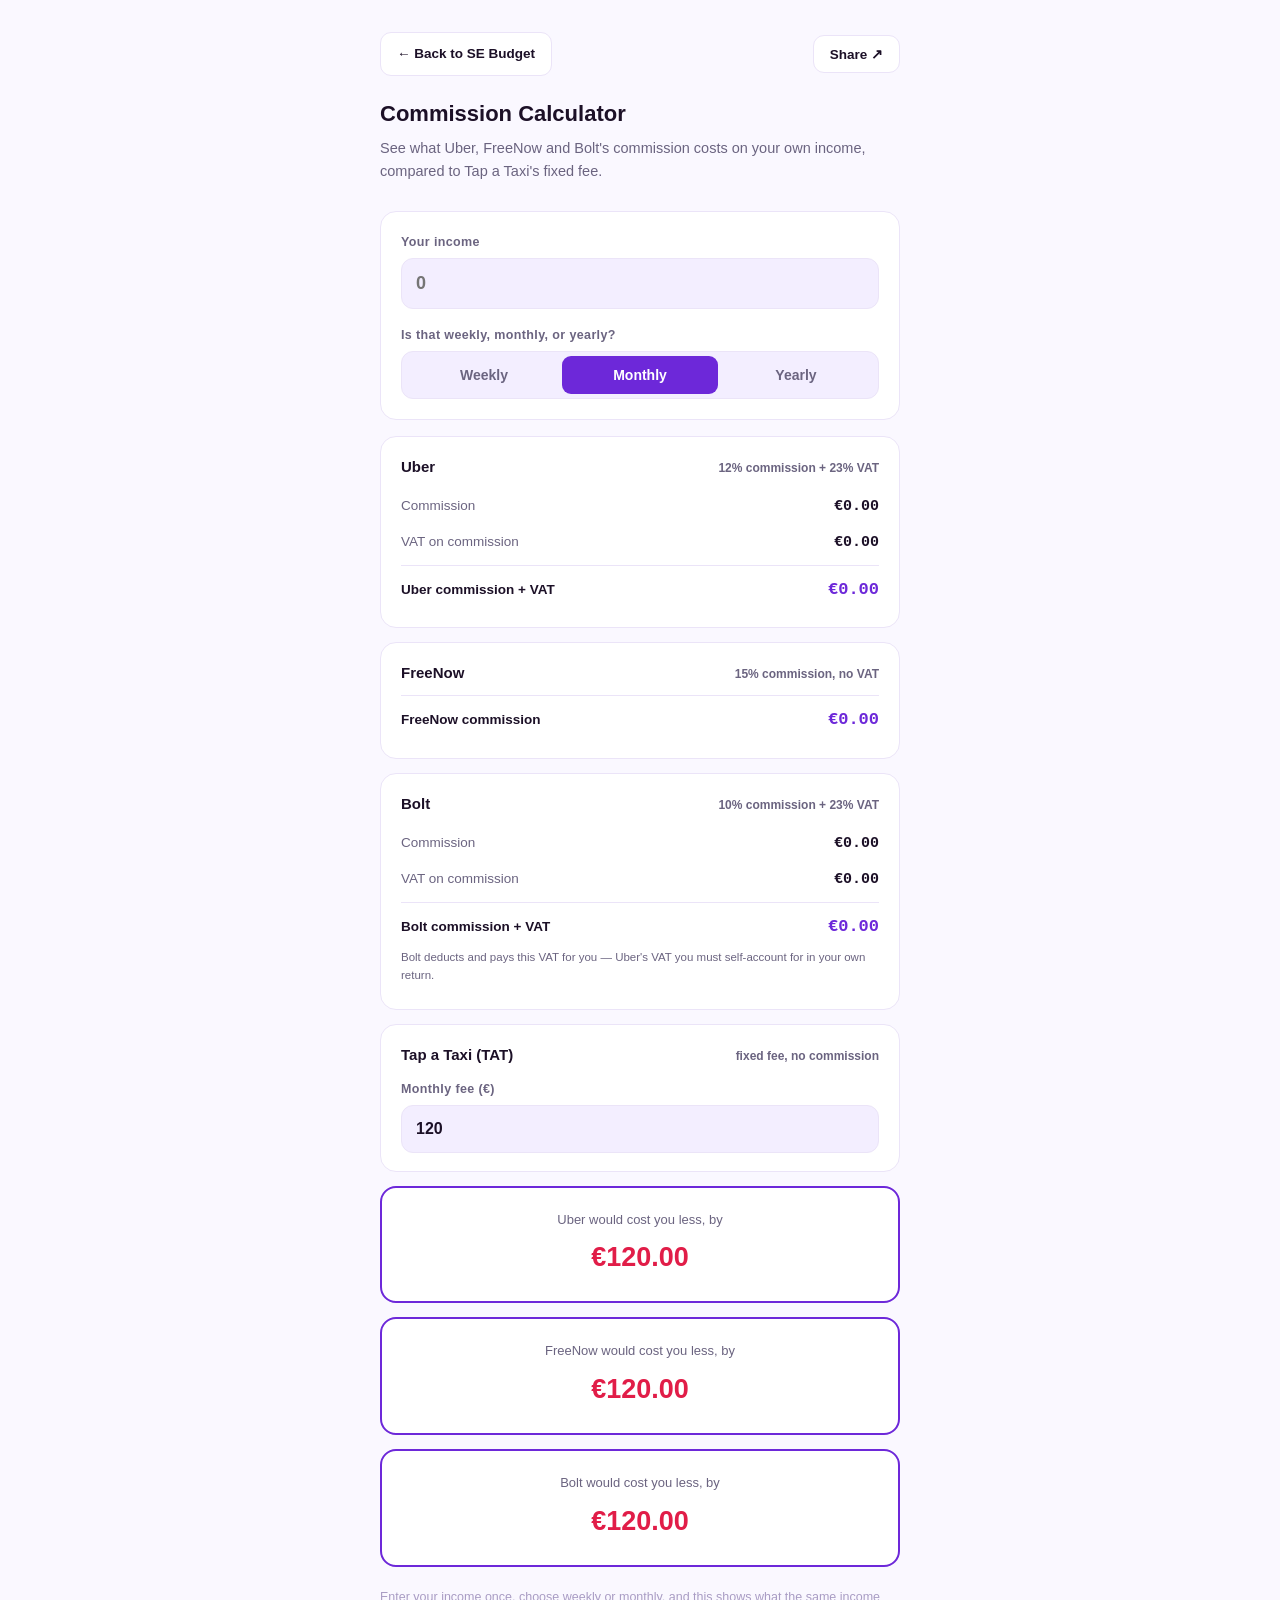
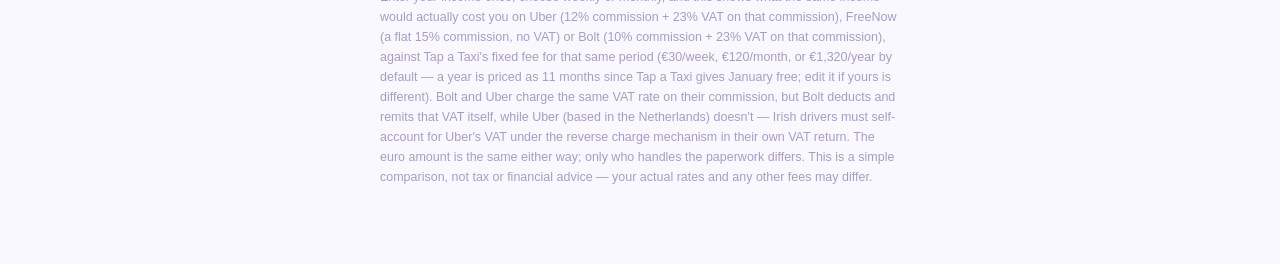
<file: commission-calculator/index.html>
<!DOCTYPE html>
<html lang="en">
<head>
<meta charset="UTF-8">
<meta name="viewport" content="width=device-width, initial-scale=1">
<title>Commission Calculator — Uber, FreeNow & Bolt vs Tap a Taxi</title>
<meta name="description" content="See what Uber, FreeNow and Bolt's commission costs on your own income, compared to Tap a Taxi's fixed fee.">
<meta name="robots" content="noindex, nofollow">
<meta property="og:type" content="website">
<meta property="og:site_name" content="SE Budget">
<meta property="og:url" content="https://sebudget.com/commission-calculator/">
<meta property="og:title" content="Commission Calculator — Uber, FreeNow & Bolt vs Tap a Taxi">
<meta property="og:description" content="See what Uber, FreeNow and Bolt's commission costs on your own income, compared to Tap a Taxi's fixed fee.">
<meta property="og:image" content="https://sebudget.com/og-image.png">
<meta property="og:image:width" content="1200">
<meta property="og:image:height" content="630">
<meta property="og:locale" content="en_IE">
<meta name="twitter:card" content="summary_large_image">
<meta name="twitter:title" content="Commission Calculator — Uber, FreeNow & Bolt vs Tap a Taxi">
<meta name="twitter:description" content="See what Uber, FreeNow and Bolt's commission costs compared to Tap a Taxi's fixed fee.">
<meta name="twitter:image" content="https://sebudget.com/og-image.png">
<style>
  :root{
    --bg:#121A2F; --surf:#1A2340; --surf2:#232E50; --line:#2A3559;
    --txt:#FFFFFF; --mut:#9AA6C4; --dim:#6E7A9C; --acc:#FFB020; --on-acc:#121A2F;
    --good:#4ADE80; --bad:#FB7185;
  }
  @media (prefers-color-scheme: light){
    :root{
      --bg:#FAF8FF; --surf:#FFFFFF; --surf2:#F3EEFF; --line:#EBE4F8;
      --txt:#1C1027; --mut:#6B6480; --dim:#A99CC4; --acc:#6D28D9; --on-acc:#FFFFFF;
      --good:#1A9B5C; --bad:#E11D48;
    }
  }
  *{box-sizing:border-box}
  body{
    margin:0; background:var(--bg); color:var(--txt);
    font-family:-apple-system,BlinkMacSystemFont,"Segoe UI",Roboto,sans-serif;
    line-height:1.6;
  }
  .wrap{max-width:560px; margin:0 auto; padding:32px 20px 64px}
  .topRow{display:flex; align-items:center; justify-content:space-between; gap:10px; margin-bottom:20px}
  .back,.shareBtn{display:inline-flex; align-items:center; gap:6px; padding:10px 16px;
    border-radius:11px; background:var(--surf); border:1px solid var(--line);
    color:var(--txt); text-decoration:none; font-size:13.5px; font-weight:700;
    font-family:inherit; cursor:pointer}
  .back:hover,.shareBtn:hover{border-color:var(--acc); color:var(--acc)}
  h1{font-size:22px; margin:0 0 6px}
  .sub{color:var(--mut); font-size:14.5px; margin:0 0 28px}
  .card{background:var(--surf); border:1px solid var(--line); border-radius:16px; padding:20px; margin-bottom:16px}
  .cardTitle{font-size:13px; font-weight:800; letter-spacing:.04em; text-transform:uppercase; color:var(--mut); margin:0 0 14px}
  .field{display:flex; flex-direction:column; gap:6px; margin-bottom:16px}
  .field:last-child{margin-bottom:0}
  label{font-size:12.5px; font-weight:700; color:var(--mut); letter-spacing:.03em}
  input{
    width:100%; background:var(--surf2); border:1px solid var(--line); color:var(--txt);
    font-size:18px; font-weight:700; padding:14px; border-radius:12px;
    font-family:inherit;
  }
  input:focus{outline:2px solid var(--acc); outline-offset:1px}

  .seg{display:flex; background:var(--surf2); border:1px solid var(--line); border-radius:12px; padding:4px}
  .seg button{
    flex:1; background:none; border:0; padding:11px 0; border-radius:9px;
    font-family:inherit; font-size:14px; font-weight:700; color:var(--mut); cursor:pointer;
  }
  .seg button[aria-pressed="true"]{background:var(--acc); color:var(--on-acc)}

  .platCard{background:var(--surf); border:1px solid var(--line); border-radius:16px; padding:18px 20px; margin-bottom:14px}
  .platHead{display:flex; justify-content:space-between; align-items:baseline; margin-bottom:10px}
  .platName{font-size:15px; font-weight:800}
  .platRate{font-size:12px; color:var(--mut); font-weight:600}
  .rrow{display:flex; justify-content:space-between; align-items:baseline; padding:6px 0}
  .rlab{font-size:13.5px; color:var(--mut)}
  .rval{font-family:ui-monospace,SFMono-Regular,Menlo,monospace; font-size:15px; font-weight:700}
  .rrow.cost{border-top:1px solid var(--line); margin-top:4px; padding-top:10px}
  .rrow.cost .rlab{color:var(--txt); font-weight:700}
  .rrow.cost .rval{color:var(--acc); font-size:17px}

  .tapperField{margin-top:12px}
  .tapperField label{display:flex; justify-content:space-between; align-items:center}
  .tapperField input{margin-top:6px; font-size:16px}

  .saveCard{background:var(--surf); border:2px solid var(--acc); border-radius:16px; padding:22px 20px; text-align:center; margin-bottom:14px}
  .saveLab{font-size:13px; color:var(--mut); margin:0 0 6px}
  .saveAmt{font-size:27px; font-weight:800; margin:0}
  .saveAmt.good{color:var(--good)}
  .saveAmt.bad{color:var(--bad)}

  .note{font-size:12.5px; color:var(--dim); line-height:1.6; margin-top:20px}
</style>
</head>
<body>
  <div class="wrap">
    <div class="topRow">
      <a class="back" href="/">&larr; Back to SE Budget</a>
      <button class="shareBtn" id="shareBtn" type="button">Share ↗</button>
    </div>
    <h1>Commission Calculator</h1>
    <p class="sub">See what Uber, FreeNow and Bolt's commission costs on your own income, compared to Tap a Taxi's fixed fee.</p>

    <div class="card">
      <div class="field">
        <label for="income">Your income</label>
        <input id="income" type="number" inputmode="decimal" min="0" step="0.01" placeholder="0">
      </div>
      <div class="field" style="margin-bottom:0">
        <label>Is that weekly, monthly, or yearly?</label>
        <div class="seg">
          <button type="button" id="freqWeekly" aria-pressed="false">Weekly</button>
          <button type="button" id="freqMonthly" aria-pressed="true">Monthly</button>
          <button type="button" id="freqYearly" aria-pressed="false">Yearly</button>
        </div>
      </div>
    </div>

    <div class="platCard">
      <div class="platHead">
        <span class="platName">Uber</span>
        <span class="platRate" id="uberRateLabel">12% commission + 23% VAT</span>
      </div>
      <div class="rrow"><span class="rlab">Commission</span><span class="rval" id="outUberCommission">€0.00</span></div>
      <div class="rrow"><span class="rlab">VAT on commission</span><span class="rval" id="outUberVat">€0.00</span></div>
      <div class="rrow cost"><span class="rlab">Uber commission + VAT</span><span class="rval" id="outUberTotal">€0.00</span></div>
    </div>

    <div class="platCard">
      <div class="platHead">
        <span class="platName">FreeNow</span>
        <span class="platRate" id="freenowRateLabel">15% commission, no VAT</span>
      </div>
      <div class="rrow cost"><span class="rlab">FreeNow commission</span><span class="rval" id="outFreenowTotal">€0.00</span></div>
    </div>

    <div class="platCard">
      <div class="platHead">
        <span class="platName">Bolt</span>
        <span class="platRate" id="boltRateLabel">10% commission + 23% VAT</span>
      </div>
      <div class="rrow"><span class="rlab">Commission</span><span class="rval" id="outBoltCommission">€0.00</span></div>
      <div class="rrow"><span class="rlab">VAT on commission</span><span class="rval" id="outBoltVat">€0.00</span></div>
      <div class="rrow cost"><span class="rlab">Bolt commission + VAT</span><span class="rval" id="outBoltTotal">€0.00</span></div>
      <div class="rrow" style="padding-top:2px"><span class="rlab" style="font-size:11.5px">Bolt deducts and pays this VAT for you — Uber's VAT you must self-account for in your own return.</span></div>
    </div>

    <div class="platCard">
      <div class="platHead">
        <span class="platName">Tap a Taxi (TAT)</span>
        <span class="platRate">fixed fee, no commission</span>
      </div>
      <div class="tapperField">
        <label for="tapperFee"><span id="tapperFeeLabel">Monthly fee (€)</span></label>
        <input id="tapperFee" type="number" inputmode="decimal" min="0" step="0.01" value="120">
      </div>
    </div>

    <div class="saveCard">
      <p class="saveLab" id="saveUberLab">You save with Tap a Taxi instead of Uber</p>
      <p class="saveAmt good" id="saveUberAmt">€0.00</p>
    </div>
    <div class="saveCard">
      <p class="saveLab" id="saveFreenowLab">You save with Tap a Taxi instead of FreeNow</p>
      <p class="saveAmt good" id="saveFreenowAmt">€0.00</p>
    </div>
    <div class="saveCard">
      <p class="saveLab" id="saveBoltLab">You save with Tap a Taxi instead of Bolt</p>
      <p class="saveAmt good" id="saveBoltAmt">€0.00</p>
    </div>

    <p class="note">
      Enter your income once, choose weekly or monthly, and this shows what the same income would actually cost you on
      Uber (12% commission + 23% VAT on that commission), FreeNow (a flat 15% commission, no VAT) or Bolt (10% commission
      + 23% VAT on that commission), against Tap a Taxi's fixed fee for that same period (€30/week, €120/month, or
      €1,320/year by default — a year is priced as 11 months since Tap a Taxi gives January free; edit it if yours is
      different). Bolt and Uber charge the same VAT rate on their commission, but Bolt deducts and remits that VAT
      itself, while Uber (based in the Netherlands) doesn't — Irish drivers must self-account for Uber's VAT under the
      reverse charge mechanism in their own VAT return. The euro amount is the same either way; only who handles the
      paperwork differs. This is a simple comparison, not tax or financial advice — your actual rates and any other
      fees may differ.
    </p>
  </div>

  <script>
    const $ = id => document.getElementById(id);
    const eur = n => '€' + n.toLocaleString('en-IE', { minimumFractionDigits: 2, maximumFractionDigits: 2 });
    const num = el => Math.max(0, parseFloat(el.value) || 0);

    const UBER_RATE = 12, FREENOW_RATE = 15, BOLT_RATE = 10, VAT_RATE = 23;
    const TAPPER_WEEKLY = 30, TAPPER_MONTHLY = 120;
    // Tap a Taxi gives January free, so a full year is 11 months' fee, not 12.
    const TAPPER_YEARLY = TAPPER_MONTHLY * 11;

    const FREQ_LABEL = { weekly: 'Weekly fee (€)', monthly: 'Monthly fee (€)', yearly: 'Yearly fee (€) — 11 months, Jan free' };
    const TAPPER_DEFAULT = { weekly: TAPPER_WEEKLY, monthly: TAPPER_MONTHLY, yearly: TAPPER_YEARLY };

    const shareBtn = $('shareBtn');
    const shareLabel = shareBtn.textContent;
    shareBtn.addEventListener('click', async () => {
      const data = { url: location.href };
      if (navigator.share) { try { await navigator.share(data); } catch (err) {} return; }
      try {
        await navigator.clipboard.writeText(location.href);
        shareBtn.textContent = 'Link copied!';
        setTimeout(() => shareBtn.textContent = shareLabel, 1800);
      } catch (err) { prompt('Copy this link:', location.href); }
    });

    let freq = 'monthly';
    let tapperTouched = false; // stop overwriting it once someone edits it by hand

    function setFreq(f) {
      freq = f;
      $('freqWeekly').setAttribute('aria-pressed', String(f === 'weekly'));
      $('freqMonthly').setAttribute('aria-pressed', String(f === 'monthly'));
      $('freqYearly').setAttribute('aria-pressed', String(f === 'yearly'));
      $('tapperFeeLabel').textContent = FREQ_LABEL[f];
      if (!tapperTouched) {
        $('tapperFee').value = TAPPER_DEFAULT[f];
      }
      recalc();
    }

    $('freqWeekly').onclick = () => setFreq('weekly');
    $('freqMonthly').onclick = () => setFreq('monthly');
    $('freqYearly').onclick = () => setFreq('yearly');
    $('tapperFee').addEventListener('input', () => { tapperTouched = true; recalc(); });
    $('income').addEventListener('input', recalc);

    function platformCost(income, rate, withVat) {
      const commission = income * (rate / 100);
      const vat = withVat ? commission * (VAT_RATE / 100) : 0;
      return { commission, vat, total: commission + vat };
    }

    const PLATFORM_LABEL = { saveUber: 'Uber', saveFreenow: 'FreeNow', saveBolt: 'Bolt' };

    function paintSaving(prefix, cost, tapperFee) {
      const diff = cost - tapperFee;
      const platform = PLATFORM_LABEL[prefix];
      if (diff >= 0) {
        $(prefix + 'Lab').textContent = 'You save with Tap a Taxi instead of ' + platform;
        $(prefix + 'Amt').textContent = eur(diff);
        $(prefix + 'Amt').className = 'saveAmt good';
      } else {
        $(prefix + 'Lab').textContent = platform + ' would cost you less, by';
        $(prefix + 'Amt').textContent = eur(-diff);
        $(prefix + 'Amt').className = 'saveAmt bad';
      }
    }

    function recalc() {
      const income = num($('income'));
      const tapperFee = num($('tapperFee'));

      const uber = platformCost(income, UBER_RATE, true);
      const freenow = platformCost(income, FREENOW_RATE, false);
      const bolt = platformCost(income, BOLT_RATE, true);

      $('outUberCommission').textContent = eur(uber.commission);
      $('outUberVat').textContent = eur(uber.vat);
      $('outUberTotal').textContent = eur(uber.total);

      $('outFreenowTotal').textContent = eur(freenow.total);

      $('outBoltCommission').textContent = eur(bolt.commission);
      $('outBoltVat').textContent = eur(bolt.vat);
      $('outBoltTotal').textContent = eur(bolt.total);

      paintSaving('saveUber', uber.total, tapperFee);
      paintSaving('saveFreenow', freenow.total, tapperFee);
      paintSaving('saveBolt', bolt.total, tapperFee);
    }

    recalc();
  </script>
  <script src="/visit.js"></script>
</body>
</html>
</file>
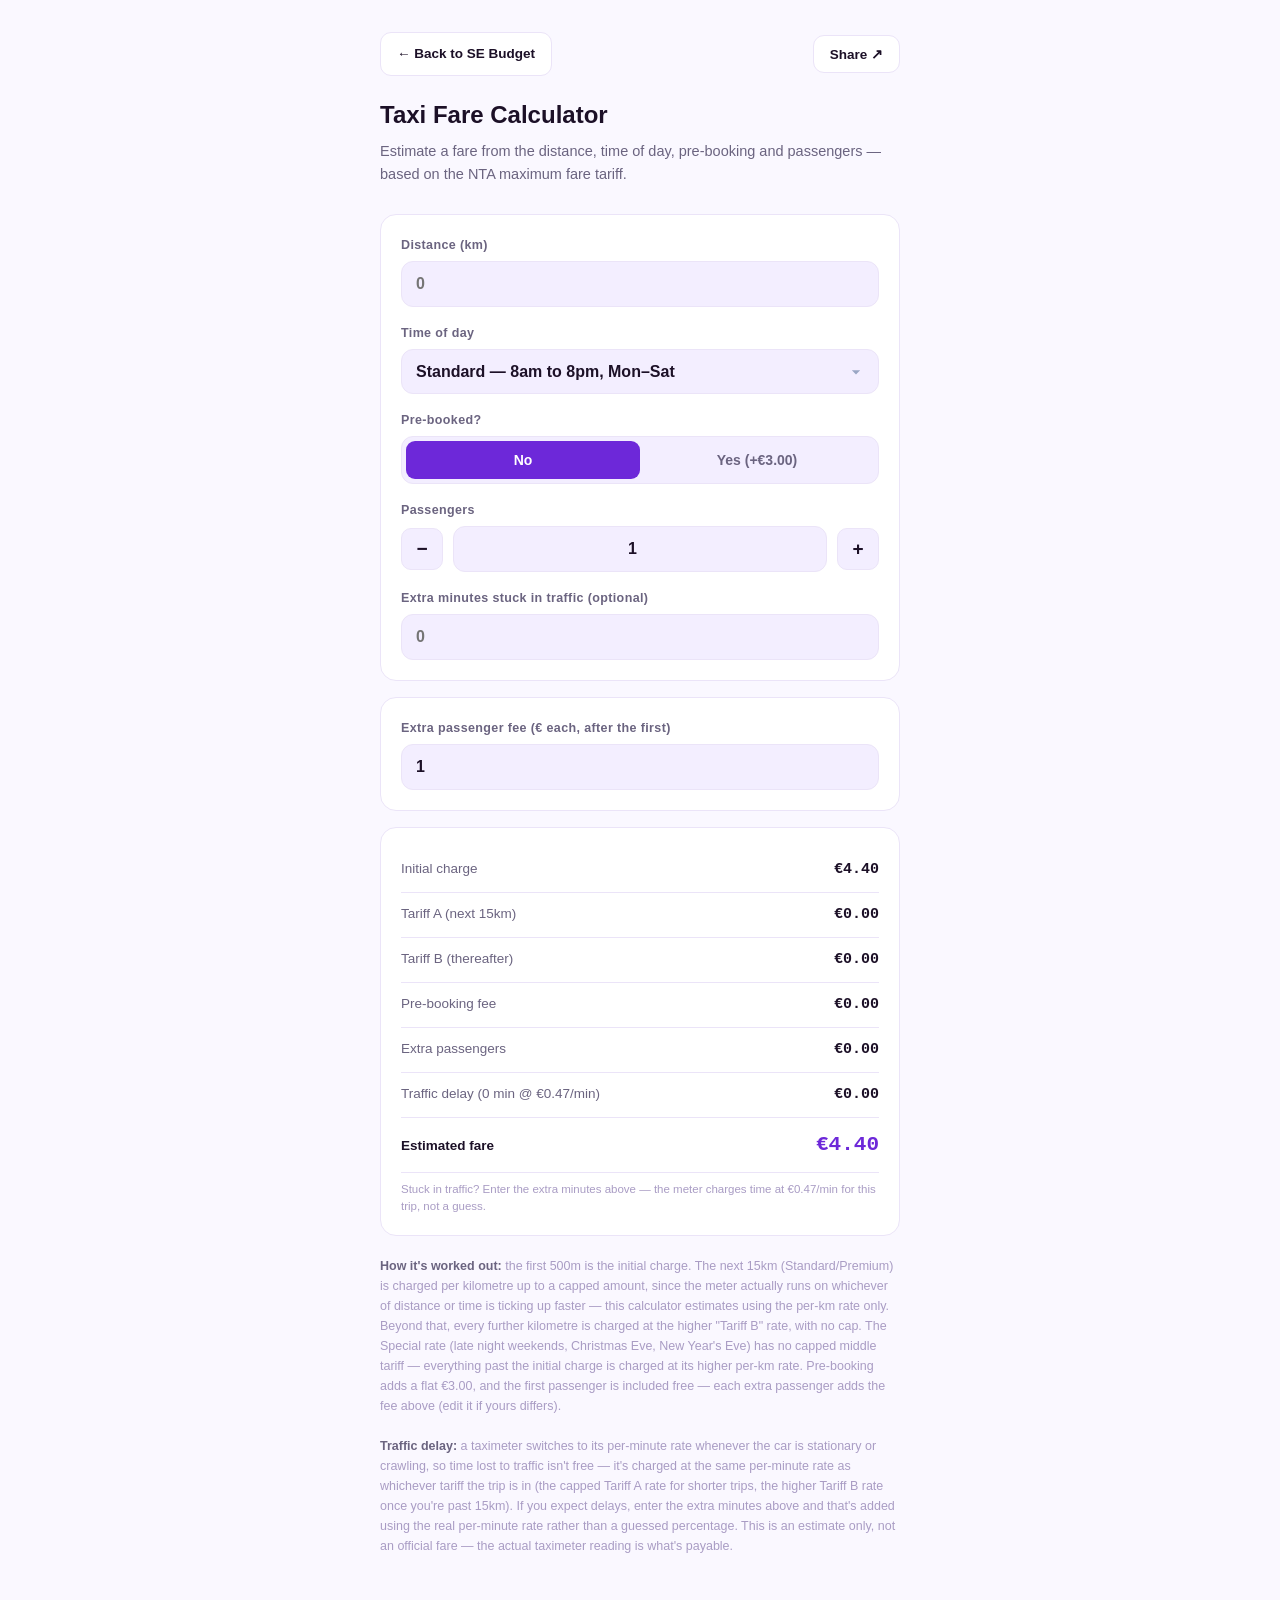
<file: fare-calculator/index.html>
<!DOCTYPE html>
<html lang="en">
<head>
<meta charset="UTF-8">
<meta name="viewport" content="width=device-width, initial-scale=1">
<title>Taxi Fare Calculator — SE Budget</title>
<meta name="description" content="Estimate a taxi fare from distance, time of day, pre-booking and passenger count, using the NTA maximum fare tariff.">
<meta name="robots" content="index, follow">
<link rel="canonical" href="https://sebudget.com/fare-calculator/">
<meta property="og:type" content="website">
<meta property="og:site_name" content="SE Budget">
<meta property="og:url" content="https://sebudget.com/fare-calculator/">
<meta property="og:title" content="Taxi Fare Calculator — SE Budget">
<meta property="og:description" content="Estimate a taxi fare from distance, time of day, pre-booking and passenger count, using the NTA maximum fare tariff.">
<meta property="og:image" content="https://sebudget.com/og-image.png">
<meta property="og:image:width" content="1200">
<meta property="og:image:height" content="630">
<meta property="og:locale" content="en_IE">
<meta name="twitter:card" content="summary_large_image">
<meta name="twitter:title" content="Taxi Fare Calculator — SE Budget">
<meta name="twitter:description" content="Estimate a taxi fare from distance, time of day, pre-booking and passenger count.">
<meta name="twitter:image" content="https://sebudget.com/og-image.png">
<style>
  :root{
    --bg:#121A2F; --surf:#1A2340; --surf2:#232E50; --line:#2A3559;
    --txt:#FFFFFF; --mut:#9AA6C4; --dim:#6E7A9C; --acc:#FFB020; --on-acc:#121A2F;
  }
  @media (prefers-color-scheme: light){
    :root{
      --bg:#FAF8FF; --surf:#FFFFFF; --surf2:#F3EEFF; --line:#EBE4F8;
      --txt:#1C1027; --mut:#6B6480; --dim:#A99CC4; --acc:#6D28D9; --on-acc:#FFFFFF;
    }
  }
  *{box-sizing:border-box}
  body{
    margin:0; background:var(--bg); color:var(--txt);
    font-family:-apple-system,BlinkMacSystemFont,"Segoe UI",Roboto,sans-serif;
    line-height:1.6;
  }
  .wrap{max-width:560px; margin:0 auto; padding:32px 20px 64px}
  .topRow{display:flex; align-items:center; justify-content:space-between; gap:10px; margin-bottom:20px}
  .back,.shareBtn{display:inline-flex; align-items:center; gap:6px; padding:10px 16px;
    border-radius:11px; background:var(--surf); border:1px solid var(--line);
    color:var(--txt); text-decoration:none; font-size:13.5px; font-weight:700;
    font-family:inherit; cursor:pointer}
  .back:hover,.shareBtn:hover{border-color:var(--acc); color:var(--acc)}
  h1{font-size:24px; margin:0 0 6px}
  .sub{color:var(--mut); font-size:14.5px; margin:0 0 28px}
  .card{background:var(--surf); border:1px solid var(--line); border-radius:16px; padding:20px; margin-bottom:16px}
  .cardTitle{font-size:13px; font-weight:800; letter-spacing:.04em; text-transform:uppercase; color:var(--mut); margin:0 0 14px}
  .field{display:flex; flex-direction:column; gap:6px; margin-bottom:16px}
  .field:last-child{margin-bottom:0}
  label{font-size:12.5px; font-weight:700; color:var(--mut); letter-spacing:.03em}
  select, input{
    width:100%; background:var(--surf2); border:1px solid var(--line); color:var(--txt);
    font-size:16px; font-weight:600; padding:13px 14px; border-radius:12px;
    font-family:inherit; appearance:none;
  }
  select{
    background-image:url("data:image/svg+xml;utf8,<svg xmlns='http://www.w3.org/2000/svg' viewBox='0 0 24 24' fill='%239AA6C4'><path d='M7 10l5 5 5-5z'/></svg>");
    background-repeat:no-repeat; background-position:right 12px center; background-size:20px; padding-right:38px;
  }
  input:focus, select:focus{outline:2px solid var(--acc); outline-offset:1px}

  .stepRow{display:flex; align-items:center; gap:10px}
  .stepBtn{flex:0 0 auto; width:42px; height:42px; border-radius:10px; border:1px solid var(--line);
    background:var(--surf2); color:var(--txt); font-size:19px; font-weight:800; cursor:pointer; font-family:inherit}
  .stepRow input{flex:1; text-align:center}

  .toggleRow{display:flex; background:var(--surf2); border:1px solid var(--line); border-radius:12px; padding:4px}
  .toggleRow button{
    flex:1; background:none; border:0; padding:11px 0; border-radius:9px;
    font-family:inherit; font-size:14px; font-weight:700; color:var(--mut); cursor:pointer;
  }
  .toggleRow button[aria-pressed="true"]{background:var(--acc); color:var(--on-acc)}

  .results{margin-top:0}
  .rrow{display:flex; justify-content:space-between; align-items:baseline; padding:10px 0; border-bottom:1px solid var(--line)}
  .rrow:last-child{border-bottom:0}
  .rlab{font-size:13.5px; color:var(--mut)}
  .rval{font-family:ui-monospace,SFMono-Regular,Menlo,monospace; font-size:15px; font-weight:700}
  .rrow.total .rlab{color:var(--txt); font-weight:700}
  .rrow.total .rval{color:var(--acc); font-size:21px}
  .trafficNote{font-size:11.5px; color:var(--dim); line-height:1.5; padding-top:8px}
  .trafficNote span{font-weight:700; color:var(--mut)}

  .note{font-size:12.5px; color:var(--dim); line-height:1.6; margin-top:20px}
  .note b{color:var(--mut)}
</style>
</head>
<body>
  <div class="wrap">
    <div class="topRow">
      <a class="back" href="/">&larr; Back to SE Budget</a>
      <button class="shareBtn" id="shareBtn" type="button">Share ↗</button>
    </div>
    <h1>Taxi Fare Calculator</h1>
    <p class="sub">Estimate a fare from the distance, time of day, pre-booking and passengers — based on the NTA maximum fare tariff.</p>

    <div class="card">
      <div class="field">
        <label for="distance">Distance (km)</label>
        <input id="distance" type="number" inputmode="decimal" min="0" step="0.1" placeholder="0">
      </div>

      <div class="field">
        <label>Time of day</label>
        <select id="tier">
          <option value="standard">Standard — 8am to 8pm, Mon–Sat</option>
          <option value="premium">Premium — 8pm to 8am Mon–Sat, all day Sunday, most public holidays</option>
          <option value="special">Special — midnight–4am Sat/Sun, Christmas Eve, New Year's Eve</option>
        </select>
      </div>

      <div class="field">
        <label>Pre-booked?</label>
        <div class="toggleRow">
          <button type="button" id="preNo" aria-pressed="true">No</button>
          <button type="button" id="preYes" aria-pressed="false">Yes (+€3.00)</button>
        </div>
      </div>

      <div class="field">
        <label>Passengers</label>
        <div class="stepRow">
          <button type="button" class="stepBtn" id="paxDown">−</button>
          <input id="passengers" type="number" inputmode="numeric" min="1" max="8" step="1" value="1" readonly>
          <button type="button" class="stepBtn" id="paxUp">+</button>
        </div>
      </div>

      <div class="field" style="margin-bottom:0">
        <label for="trafficMins">Extra minutes stuck in traffic (optional)</label>
        <input id="trafficMins" type="number" inputmode="numeric" min="0" step="1" placeholder="0">
      </div>
    </div>

    <div class="card">
      <div class="field" style="margin-bottom:0">
        <label for="extraPaxFee">Extra passenger fee (€ each, after the first)</label>
        <input id="extraPaxFee" type="number" inputmode="decimal" min="0" step="0.1" value="1">
      </div>
    </div>

    <div class="card results">
      <div class="rrow"><span class="rlab">Initial charge</span><span class="rval" id="outInitial">€0.00</span></div>
      <div class="rrow"><span class="rlab" id="tariffALab">Tariff A (next 15km)</span><span class="rval" id="outTariffA">€0.00</span></div>
      <div class="rrow"><span class="rlab" id="tariffBLab">Tariff B (thereafter)</span><span class="rval" id="outTariffB">€0.00</span></div>
      <div class="rrow"><span class="rlab">Pre-booking fee</span><span class="rval" id="outPrebook">€0.00</span></div>
      <div class="rrow"><span class="rlab">Extra passengers</span><span class="rval" id="outPax">€0.00</span></div>
      <div class="rrow" id="trafficRow" hidden><span class="rlab" id="trafficLab">Traffic delay</span><span class="rval" id="outTraffic">€0.00</span></div>
      <div class="rrow total"><span class="rlab">Estimated fare</span><span class="rval" id="outTotal">€0.00</span></div>
      <div class="trafficNote" id="trafficNote" hidden></div>
    </div>

    <p class="note">
      <b>How it's worked out:</b> the first 500m is the initial charge. The next 15km (Standard/Premium) is charged per
      kilometre up to a capped amount, since the meter actually runs on whichever of distance or time is ticking up
      faster — this calculator estimates using the per-km rate only. Beyond that, every further kilometre is charged
      at the higher "Tariff B" rate, with no cap. The Special rate (late night weekends, Christmas Eve, New Year's Eve)
      has no capped middle tariff — everything past the initial charge is charged at its higher per-km rate. Pre-booking
      adds a flat €3.00, and the first passenger is included free — each extra passenger adds the fee above (edit it if
      yours differs).
      <br><br>
      <b>Traffic delay:</b> a taximeter switches to its per-minute rate whenever the car is stationary or crawling, so
      time lost to traffic isn't free — it's charged at the same per-minute rate as whichever tariff the trip is in
      (the capped Tariff A rate for shorter trips, the higher Tariff B rate once you're past 15km). If you expect delays,
      enter the extra minutes above and that's added using the real per-minute rate rather than a guessed percentage.
      This is an estimate only, not an official fare — the actual taximeter reading is what's payable.
    </p>
  </div>

  <script>
    const $ = id => document.getElementById(id);
    const eur = n => '€' + n.toLocaleString('en-IE', { minimumFractionDigits: 2, maximumFractionDigits: 2 });
    const num = el => Math.max(0, parseFloat(el.value) || 0);

    const TIERS = {
      standard: { initial: 4.40, aRate: 1.32, aCap: 23.60, aPerMin: 0.47, bRate: 1.72, bPerMin: 0.61, hasA: true },
      premium:  { initial: 5.40, aRate: 1.81, aCap: 31.80, aPerMin: 0.64, bRate: 2.20, bPerMin: 0.78, hasA: true },
      special:  { initial: 5.40, aRate: 0,    aCap: 0,     aPerMin: 0,    bRate: 2.20, bPerMin: 0.78, hasA: false },
    };
    const INITIAL_KM = 0.5;
    const TARIFF_A_KM = 15;

    const shareBtn = $('shareBtn');
    const shareLabel = shareBtn.textContent;
    shareBtn.addEventListener('click', async () => {
      const data = { url: location.href };
      if (navigator.share) { try { await navigator.share(data); } catch (err) {} return; }
      try {
        await navigator.clipboard.writeText(location.href);
        shareBtn.textContent = 'Link copied!';
        setTimeout(() => shareBtn.textContent = shareLabel, 1800);
      } catch (err) { prompt('Copy this link:', location.href); }
    });

    let prebooked = false;
    let passengers = 1;

    $('preNo').onclick = () => { prebooked = false; $('preNo').setAttribute('aria-pressed', 'true'); $('preYes').setAttribute('aria-pressed', 'false'); recalc(); };
    $('preYes').onclick = () => { prebooked = true; $('preYes').setAttribute('aria-pressed', 'true'); $('preNo').setAttribute('aria-pressed', 'false'); recalc(); };

    $('paxDown').onclick = () => { passengers = Math.max(1, passengers - 1); $('passengers').value = passengers; recalc(); };
    $('paxUp').onclick = () => { passengers = Math.min(8, passengers + 1); $('passengers').value = passengers; recalc(); };

    $('distance').addEventListener('input', recalc);
    $('tier').addEventListener('change', recalc);
    $('extraPaxFee').addEventListener('input', recalc);
    $('trafficMins').addEventListener('input', recalc);

    function recalc() {
      const distance = num($('distance'));
      const T = TIERS[$('tier').value];
      const extraPaxFee = num($('extraPaxFee'));
      const trafficMins = num($('trafficMins'));

      $('tariffALab').textContent = T.hasA ? 'Tariff A (next 15km)' : 'Tariff A (none at this rate)';
      $('tariffBLab').textContent = T.hasA ? 'Tariff B (thereafter)' : 'Remainder of journey';

      const remaining = Math.max(0, distance - INITIAL_KM);
      let aCost = 0, bCost = 0;

      // Which band the trip is in decides which per-minute rate applies if it
      // gets held up: still inside the capped Tariff A stretch, or already
      // past it into the uncapped Tariff B rate.
      const inTariffA = T.hasA && remaining <= TARIFF_A_KM;
      const trafficPerMin = inTariffA ? T.aPerMin : T.bPerMin;

      if (T.hasA) {
        const aDist = Math.min(remaining, TARIFF_A_KM);
        aCost = Math.min(aDist * T.aRate, T.aCap);
        const bDist = Math.max(0, remaining - TARIFF_A_KM);
        bCost = bDist * T.bRate;
      } else {
        bCost = remaining * T.bRate;
      }

      const prebookCost = prebooked ? 3 : 0;
      const paxCost = Math.max(0, passengers - 1) * extraPaxFee;
      const trafficCost = trafficMins * trafficPerMin;
      const total = T.initial + aCost + bCost + prebookCost + paxCost + trafficCost;

      $('outInitial').textContent = eur(T.initial);
      $('outTariffA').textContent = eur(aCost);
      $('outTariffB').textContent = eur(bCost);
      $('outPrebook').textContent = eur(prebookCost);
      $('outPax').textContent = eur(paxCost);
      $('outTotal').textContent = eur(total);

      $('trafficRow').hidden = trafficMins <= 0;
      $('trafficLab').textContent = 'Traffic delay (' + trafficMins + ' min @ ' + eur(trafficPerMin) + '/min)';
      $('outTraffic').textContent = eur(trafficCost);

      $('trafficNote').hidden = trafficMins > 0;
      $('trafficNote').textContent = 'Stuck in traffic? Enter the extra minutes above — the meter charges time at '
        + eur(trafficPerMin) + '/min for this trip, not a guess.';
    }

    recalc();
  </script>
  <script src="/visit.js"></script>
</body>
</html>
</file>
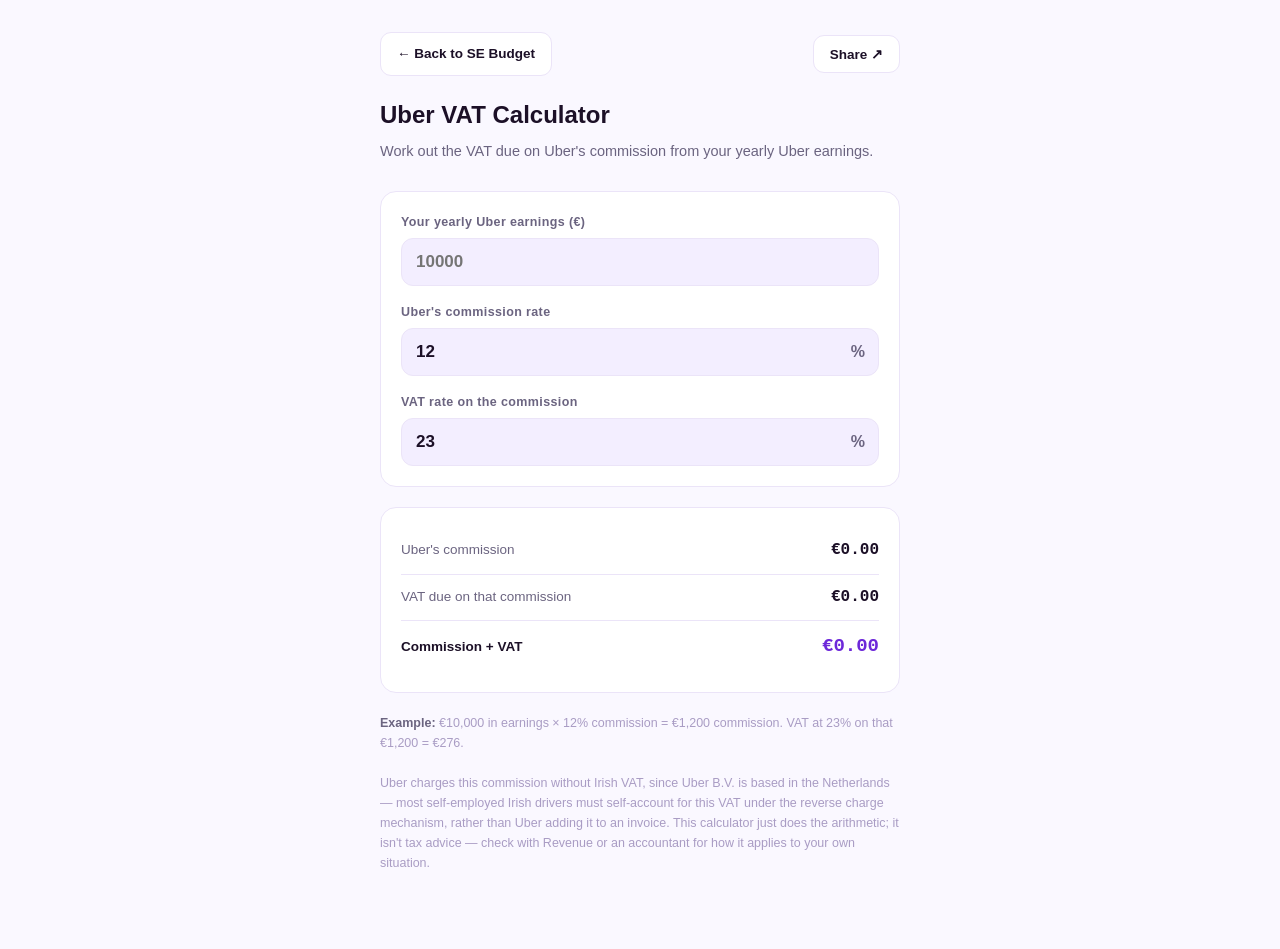
<file: ubervat/index.html>
<!DOCTYPE html>
<html lang="en">
<head>
<meta charset="UTF-8">
<meta name="viewport" content="width=device-width, initial-scale=1">
<title>Uber VAT Calculator — SE Budget</title>
<meta name="description" content="Work out the VAT due on Uber's commission from your yearly Uber earnings — a free calculator for Irish self-employed drivers.">
<meta name="robots" content="index, follow">
<link rel="canonical" href="https://sebudget.com/ubervat/">
<meta property="og:type" content="website">
<meta property="og:site_name" content="SE Budget">
<meta property="og:url" content="https://sebudget.com/ubervat/">
<meta property="og:title" content="Uber VAT Calculator — SE Budget">
<meta property="og:description" content="Work out the VAT due on Uber's commission from your yearly Uber earnings — a free calculator for Irish self-employed drivers.">
<meta property="og:image" content="https://sebudget.com/og-image.png">
<meta property="og:image:width" content="1200">
<meta property="og:image:height" content="630">
<meta property="og:locale" content="en_IE">
<meta name="twitter:card" content="summary_large_image">
<meta name="twitter:title" content="Uber VAT Calculator — SE Budget">
<meta name="twitter:description" content="Work out the VAT due on Uber's commission from your yearly earnings.">
<meta name="twitter:image" content="https://sebudget.com/og-image.png">
<style>
  :root{
    --bg:#121A2F; --surf:#1A2340; --surf2:#232E50; --line:#2A3559;
    --txt:#FFFFFF; --mut:#9AA6C4; --dim:#6E7A9C; --acc:#FFB020; --on-acc:#121A2F;
  }
  @media (prefers-color-scheme: light){
    :root{
      --bg:#FAF8FF; --surf:#FFFFFF; --surf2:#F3EEFF; --line:#EBE4F8;
      --txt:#1C1027; --mut:#6B6480; --dim:#A99CC4; --acc:#6D28D9; --on-acc:#FFFFFF;
    }
  }
  *{box-sizing:border-box}
  body{
    margin:0; background:var(--bg); color:var(--txt);
    font-family:-apple-system,BlinkMacSystemFont,"Segoe UI",Roboto,sans-serif;
    line-height:1.6;
  }
  .wrap{max-width:560px; margin:0 auto; padding:32px 20px 64px}
  .topRow{display:flex; align-items:center; justify-content:space-between; gap:10px; margin-bottom:20px}
  .back,.shareBtn{display:inline-flex; align-items:center; gap:6px; padding:10px 16px;
    border-radius:11px; background:var(--surf); border:1px solid var(--line);
    color:var(--txt); text-decoration:none; font-size:13.5px; font-weight:700;
    font-family:inherit; cursor:pointer}
  .back:hover,.shareBtn:hover{border-color:var(--acc); color:var(--acc)}
  h1{font-size:24px; margin:0 0 6px}
  .sub{color:var(--mut); font-size:14.5px; margin:0 0 28px}
  .card{background:var(--surf); border:1px solid var(--line); border-radius:16px; padding:20px; margin-bottom:16px}
  .field{display:flex; flex-direction:column; gap:6px; margin-bottom:16px}
  .field:last-child{margin-bottom:0}
  label{font-size:12.5px; font-weight:700; color:var(--mut); letter-spacing:.03em}
  .inputRow{position:relative}
  input{
    width:100%; background:var(--surf2); border:1px solid var(--line); color:var(--txt);
    font-size:17px; font-weight:600; padding:13px 14px; border-radius:12px;
    font-family:inherit;
  }
  input:focus{outline:2px solid var(--acc); outline-offset:1px}
  .pct input{padding-right:34px}
  .pctSign{position:absolute; right:14px; top:50%; transform:translateY(-50%); color:var(--mut); font-weight:700; pointer-events:none}

  .results{margin-top:20px}
  .rrow{display:flex; justify-content:space-between; align-items:baseline; padding:10px 0; border-bottom:1px solid var(--line)}
  .rrow:last-child{border-bottom:0}
  .rlab{font-size:13.5px; color:var(--mut)}
  .rval{font-family:ui-monospace,SFMono-Regular,Menlo,monospace; font-size:16px; font-weight:700}
  .rrow.total .rlab{color:var(--txt); font-weight:700}
  .rrow.total .rval{color:var(--acc); font-size:19px}

  .note{font-size:12.5px; color:var(--dim); line-height:1.6; margin-top:20px}
  .note b{color:var(--mut)}
</style>
</head>
<body>
  <div class="wrap">
    <div class="topRow">
      <a class="back" href="/">&larr; Back to SE Budget</a>
      <button class="shareBtn" id="shareBtn" type="button">Share ↗</button>
    </div>
    <h1>Uber VAT Calculator</h1>
    <p class="sub">Work out the VAT due on Uber's commission from your yearly Uber earnings.</p>

    <div class="card">
      <div class="field">
        <label for="earnings">Your yearly Uber earnings (€)</label>
        <div class="inputRow">
          <input id="earnings" type="number" inputmode="decimal" min="0" step="0.01" placeholder="10000">
        </div>
      </div>
      <div class="field">
        <label for="commission">Uber's commission rate</label>
        <div class="inputRow pct">
          <input id="commission" type="number" inputmode="decimal" min="0" max="100" step="0.1" value="12">
          <span class="pctSign">%</span>
        </div>
      </div>
      <div class="field">
        <label for="vatRate">VAT rate on the commission</label>
        <div class="inputRow pct">
          <input id="vatRate" type="number" inputmode="decimal" min="0" max="100" step="0.1" value="23">
          <span class="pctSign">%</span>
        </div>
      </div>
    </div>

    <div class="card results">
      <div class="rrow">
        <span class="rlab">Uber's commission</span>
        <span class="rval" id="outCommission">€0.00</span>
      </div>
      <div class="rrow">
        <span class="rlab">VAT due on that commission</span>
        <span class="rval" id="outVat">€0.00</span>
      </div>
      <div class="rrow total">
        <span class="rlab">Commission + VAT</span>
        <span class="rval" id="outTotal">€0.00</span>
      </div>
    </div>

    <p class="note">
      <b>Example:</b> €10,000 in earnings × 12% commission = €1,200 commission. VAT at 23% on that €1,200 = €276.
      <br><br>
      Uber charges this commission without Irish VAT, since Uber B.V. is based in the Netherlands —
      most self-employed Irish drivers must self-account for this VAT under the reverse charge mechanism,
      rather than Uber adding it to an invoice. This calculator just does the arithmetic; it isn't tax advice —
      check with Revenue or an accountant for how it applies to your own situation.
    </p>
  </div>

  <script>
    const earnings = document.getElementById('earnings');
    const commission = document.getElementById('commission');
    const vatRate = document.getElementById('vatRate');
    const outCommission = document.getElementById('outCommission');
    const outVat = document.getElementById('outVat');
    const outTotal = document.getElementById('outTotal');

    const eur = n => '€' + n.toLocaleString('en-IE', { minimumFractionDigits: 2, maximumFractionDigits: 2 });

    const shareBtn = document.getElementById('shareBtn');
    const shareLabel = shareBtn.textContent;
    shareBtn.addEventListener('click', async () => {
      const data = { url: location.href };
      if (navigator.share) { try { await navigator.share(data); } catch (err) {} return; }
      try {
        await navigator.clipboard.writeText(location.href);
        shareBtn.textContent = 'Link copied!';
        setTimeout(() => shareBtn.textContent = shareLabel, 1800);
      } catch (err) { prompt('Copy this link:', location.href); }
    });

    function recalc() {
      const e = Math.max(0, parseFloat(earnings.value) || 0);
      const c = Math.max(0, parseFloat(commission.value) || 0);
      const v = Math.max(0, parseFloat(vatRate.value) || 0);

      const commissionAmt = e * (c / 100);
      const vatAmt = commissionAmt * (v / 100);

      outCommission.textContent = eur(commissionAmt);
      outVat.textContent = eur(vatAmt);
      outTotal.textContent = eur(commissionAmt + vatAmt);
    }

    [earnings, commission, vatRate].forEach(el => el.addEventListener('input', recalc));
    recalc();
  </script>
  <script src="/visit.js"></script>
</body>
</html>
</file>
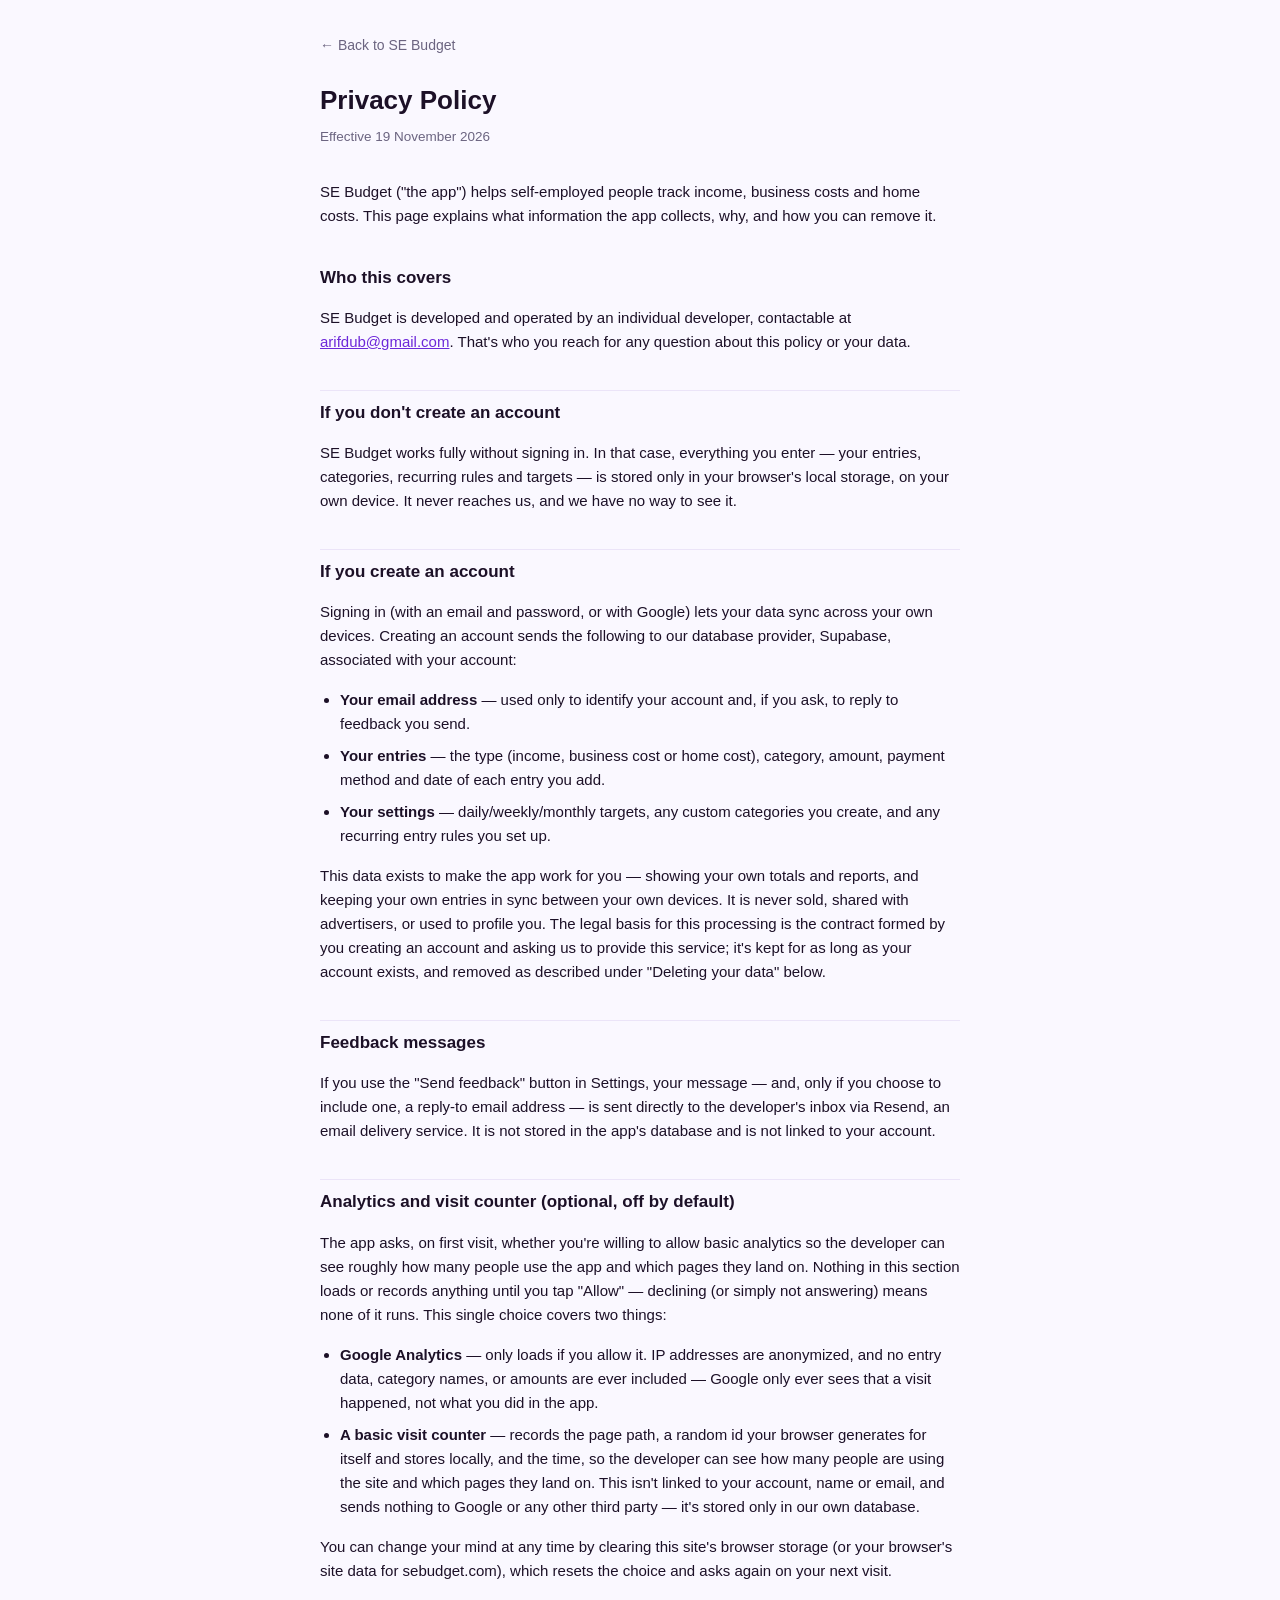
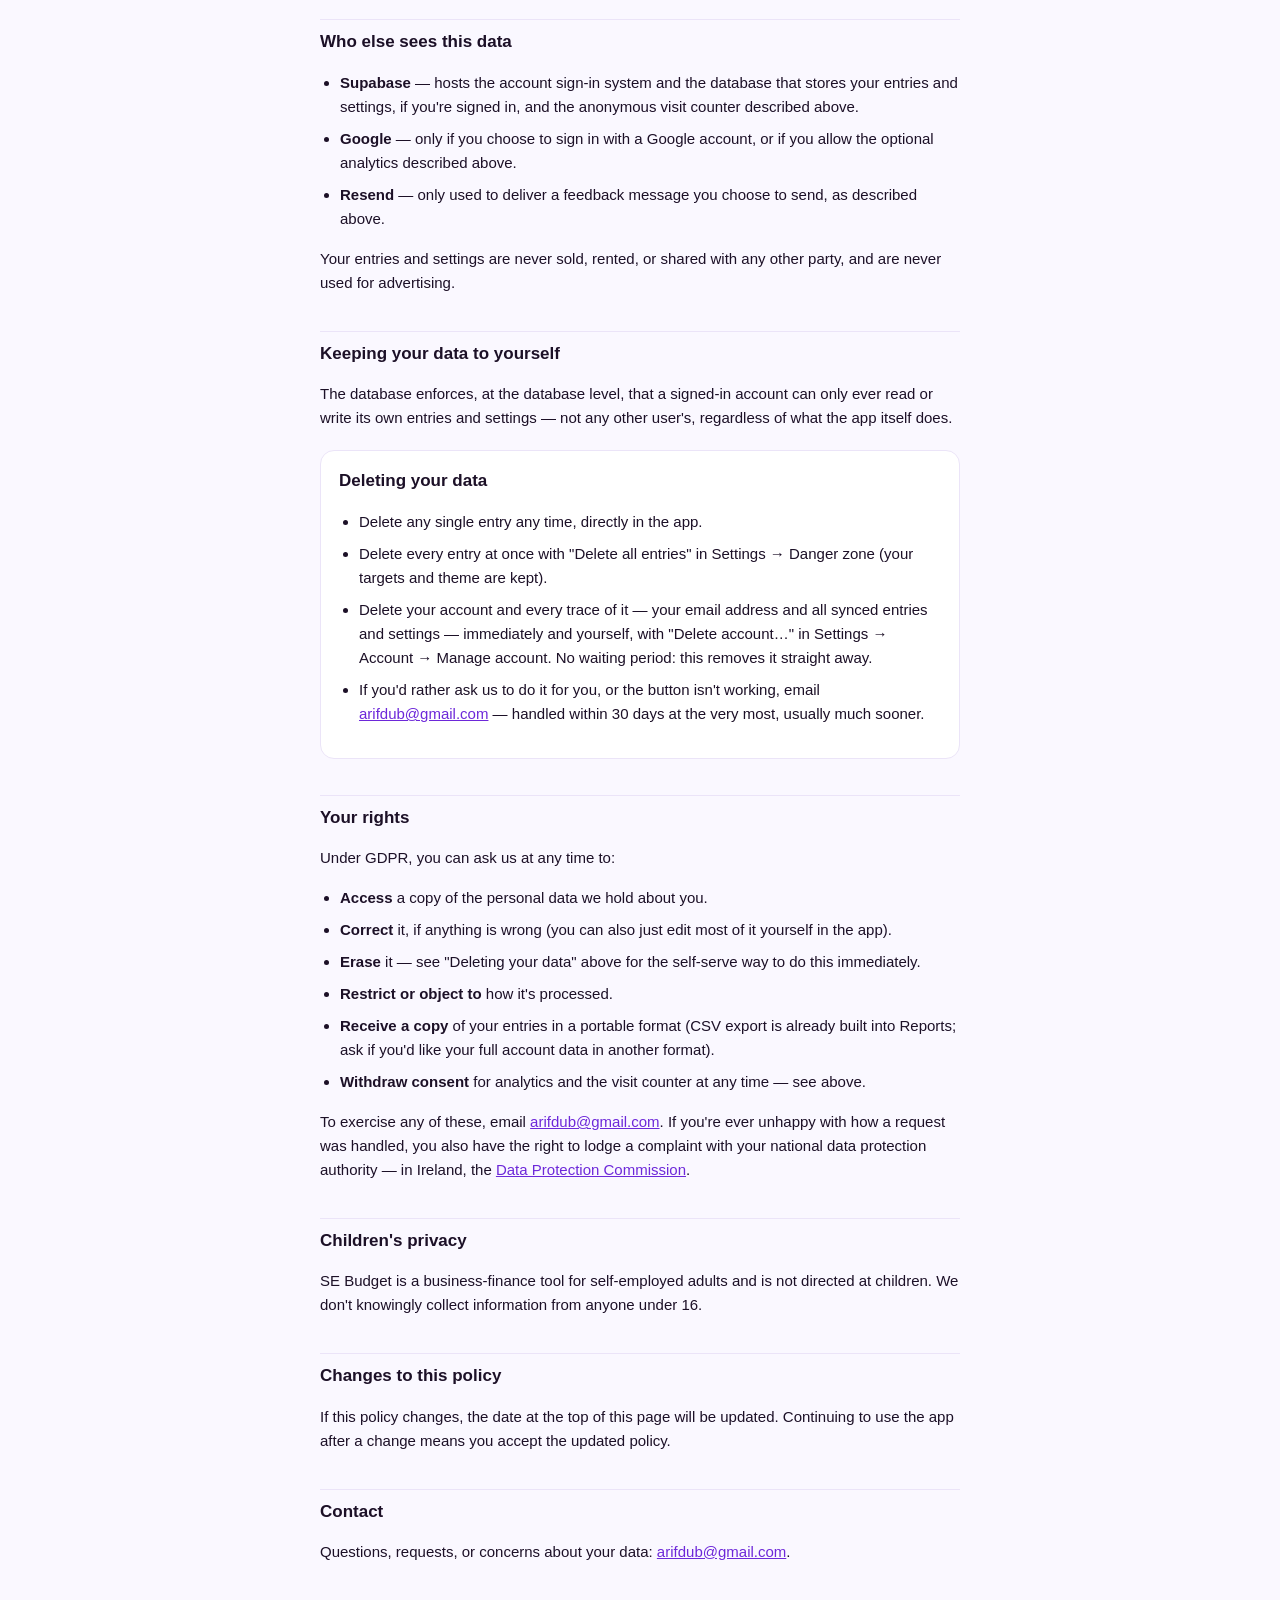
<file: privacy.html>
<!DOCTYPE html>
<html lang="en">
<head>
<meta charset="UTF-8">
<meta name="viewport" content="width=device-width, initial-scale=1">
<title>Privacy Policy — SE Budget</title>
<meta name="description" content="Privacy policy for SE Budget — what information is collected, how it's used, and how to delete it.">
<meta name="robots" content="index, follow">
<style>
  :root{
    --bg:#121A2F; --surf:#1A2340; --line:#2A3559;
    --txt:#FFFFFF; --mut:#9AA6C4; --acc:#FFB020;
  }
  @media (prefers-color-scheme: light){
    :root{
      --bg:#FAF8FF; --surf:#FFFFFF; --line:#EBE4F8;
      --txt:#1C1027; --mut:#6B6480; --acc:#6D28D9;
    }
  }
  *{box-sizing:border-box}
  body{
    margin:0; background:var(--bg); color:var(--txt);
    font-family:-apple-system,BlinkMacSystemFont,"Segoe UI",Roboto,sans-serif;
    line-height:1.6;
  }
  .wrap{max-width:680px; margin:0 auto; padding:32px 20px 64px}
  h1{font-size:26px; margin:0 0 4px}
  .updated{color:var(--mut); font-size:13.5px; margin:0 0 32px}
  h2{font-size:17px; margin:36px 0 10px; padding-top:8px; border-top:1px solid var(--line)}
  h2:first-of-type{border-top:0; padding-top:0}
  p, li{color:var(--txt); font-size:15px}
  ul{padding-left:20px}
  li{margin-bottom:8px}
  a{color:var(--acc)}
  .card{background:var(--surf); border:1px solid var(--line); border-radius:14px; padding:16px 18px; margin:20px 0}
  .back{display:inline-block; margin-bottom:24px; color:var(--mut); text-decoration:none; font-size:14px}
  .back:hover{color:var(--acc)}
</style>
</head>
<body>
  <div class="wrap">
    <a class="back" href="/">&larr; Back to SE Budget</a>
    <h1>Privacy Policy</h1>
    <p class="updated">Effective 19 November 2026</p>

    <p>SE Budget ("the app") helps self-employed people track income, business costs and home costs. This page explains what information the app collects, why, and how you can remove it.</p>

    <h2>Who this covers</h2>
    <p>SE Budget is developed and operated by an individual developer, contactable at <a href="mailto:arifdub@gmail.com">arifdub@gmail.com</a>. That's who you reach for any question about this policy or your data.</p>

    <h2>If you don't create an account</h2>
    <p>SE Budget works fully without signing in. In that case, everything you enter — your entries, categories, recurring rules and targets — is stored only in your browser's local storage, on your own device. It never reaches us, and we have no way to see it.</p>

    <h2>If you create an account</h2>
    <p>Signing in (with an email and password, or with Google) lets your data sync across your own devices. Creating an account sends the following to our database provider, Supabase, associated with your account:</p>
    <ul>
      <li><strong>Your email address</strong> — used only to identify your account and, if you ask, to reply to feedback you send.</li>
      <li><strong>Your entries</strong> — the type (income, business cost or home cost), category, amount, payment method and date of each entry you add.</li>
      <li><strong>Your settings</strong> — daily/weekly/monthly targets, any custom categories you create, and any recurring entry rules you set up.</li>
    </ul>
    <p>This data exists to make the app work for you — showing your own totals and reports, and keeping your own entries in sync between your own devices. It is never sold, shared with advertisers, or used to profile you. The legal basis for this processing is the contract formed by you creating an account and asking us to provide this service; it's kept for as long as your account exists, and removed as described under "Deleting your data" below.</p>

    <h2>Feedback messages</h2>
    <p>If you use the "Send feedback" button in Settings, your message — and, only if you choose to include one, a reply-to email address — is sent directly to the developer's inbox via Resend, an email delivery service. It is not stored in the app's database and is not linked to your account.</p>

    <h2>Analytics and visit counter (optional, off by default)</h2>
    <p>The app asks, on first visit, whether you're willing to allow basic analytics so the developer can see roughly how many people use the app and which pages they land on. Nothing in this section loads or records anything until you tap "Allow" — declining (or simply not answering) means none of it runs. This single choice covers two things:</p>
    <ul>
      <li><strong>Google Analytics</strong> — only loads if you allow it. IP addresses are anonymized, and no entry data, category names, or amounts are ever included — Google only ever sees that a visit happened, not what you did in the app.</li>
      <li><strong>A basic visit counter</strong> — records the page path, a random id your browser generates for itself and stores locally, and the time, so the developer can see how many people are using the site and which pages they land on. This isn't linked to your account, name or email, and sends nothing to Google or any other third party — it's stored only in our own database.</li>
    </ul>
    <p>You can change your mind at any time by clearing this site's browser storage (or your browser's site data for sebudget.com), which resets the choice and asks again on your next visit.</p>

    <h2>Who else sees this data</h2>
    <ul>
      <li><strong>Supabase</strong> — hosts the account sign-in system and the database that stores your entries and settings, if you're signed in, and the anonymous visit counter described above.</li>
      <li><strong>Google</strong> — only if you choose to sign in with a Google account, or if you allow the optional analytics described above.</li>
      <li><strong>Resend</strong> — only used to deliver a feedback message you choose to send, as described above.</li>
    </ul>
    <p>Your entries and settings are never sold, rented, or shared with any other party, and are never used for advertising.</p>

    <h2>Keeping your data to yourself</h2>
    <p>The database enforces, at the database level, that a signed-in account can only ever read or write its own entries and settings — not any other user's, regardless of what the app itself does.</p>

    <div class="card">
      <h2 style="margin-top:0">Deleting your data</h2>
      <ul>
        <li>Delete any single entry any time, directly in the app.</li>
        <li>Delete every entry at once with "Delete all entries" in Settings → Danger zone (your targets and theme are kept).</li>
        <li>Delete your account and every trace of it — your email address and all synced entries and settings — immediately and yourself, with "Delete account…" in Settings → Account → Manage account. No waiting period: this removes it straight away.</li>
        <li>If you'd rather ask us to do it for you, or the button isn't working, email <a href="mailto:arifdub@gmail.com">arifdub@gmail.com</a> — handled within 30 days at the very most, usually much sooner.</li>
      </ul>
    </div>

    <h2>Your rights</h2>
    <p>Under GDPR, you can ask us at any time to:</p>
    <ul>
      <li><strong>Access</strong> a copy of the personal data we hold about you.</li>
      <li><strong>Correct</strong> it, if anything is wrong (you can also just edit most of it yourself in the app).</li>
      <li><strong>Erase</strong> it — see "Deleting your data" above for the self-serve way to do this immediately.</li>
      <li><strong>Restrict or object to</strong> how it's processed.</li>
      <li><strong>Receive a copy</strong> of your entries in a portable format (CSV export is already built into Reports; ask if you'd like your full account data in another format).</li>
      <li><strong>Withdraw consent</strong> for analytics and the visit counter at any time — see above.</li>
    </ul>
    <p>To exercise any of these, email <a href="mailto:arifdub@gmail.com">arifdub@gmail.com</a>. If you're ever unhappy with how a request was handled, you also have the right to lodge a complaint with your national data protection authority — in Ireland, the <a href="https://www.dataprotection.ie" target="_blank" rel="noopener noreferrer">Data Protection Commission</a>.</p>

    <h2>Children's privacy</h2>
    <p>SE Budget is a business-finance tool for self-employed adults and is not directed at children. We don't knowingly collect information from anyone under 16.</p>

    <h2>Changes to this policy</h2>
    <p>If this policy changes, the date at the top of this page will be updated. Continuing to use the app after a change means you accept the updated policy.</p>

    <h2>Contact</h2>
    <p>Questions, requests, or concerns about your data: <a href="mailto:arifdub@gmail.com">arifdub@gmail.com</a>.</p>
  </div>
  <script src="/visit.js"></script>
</body>
</html>
</file>
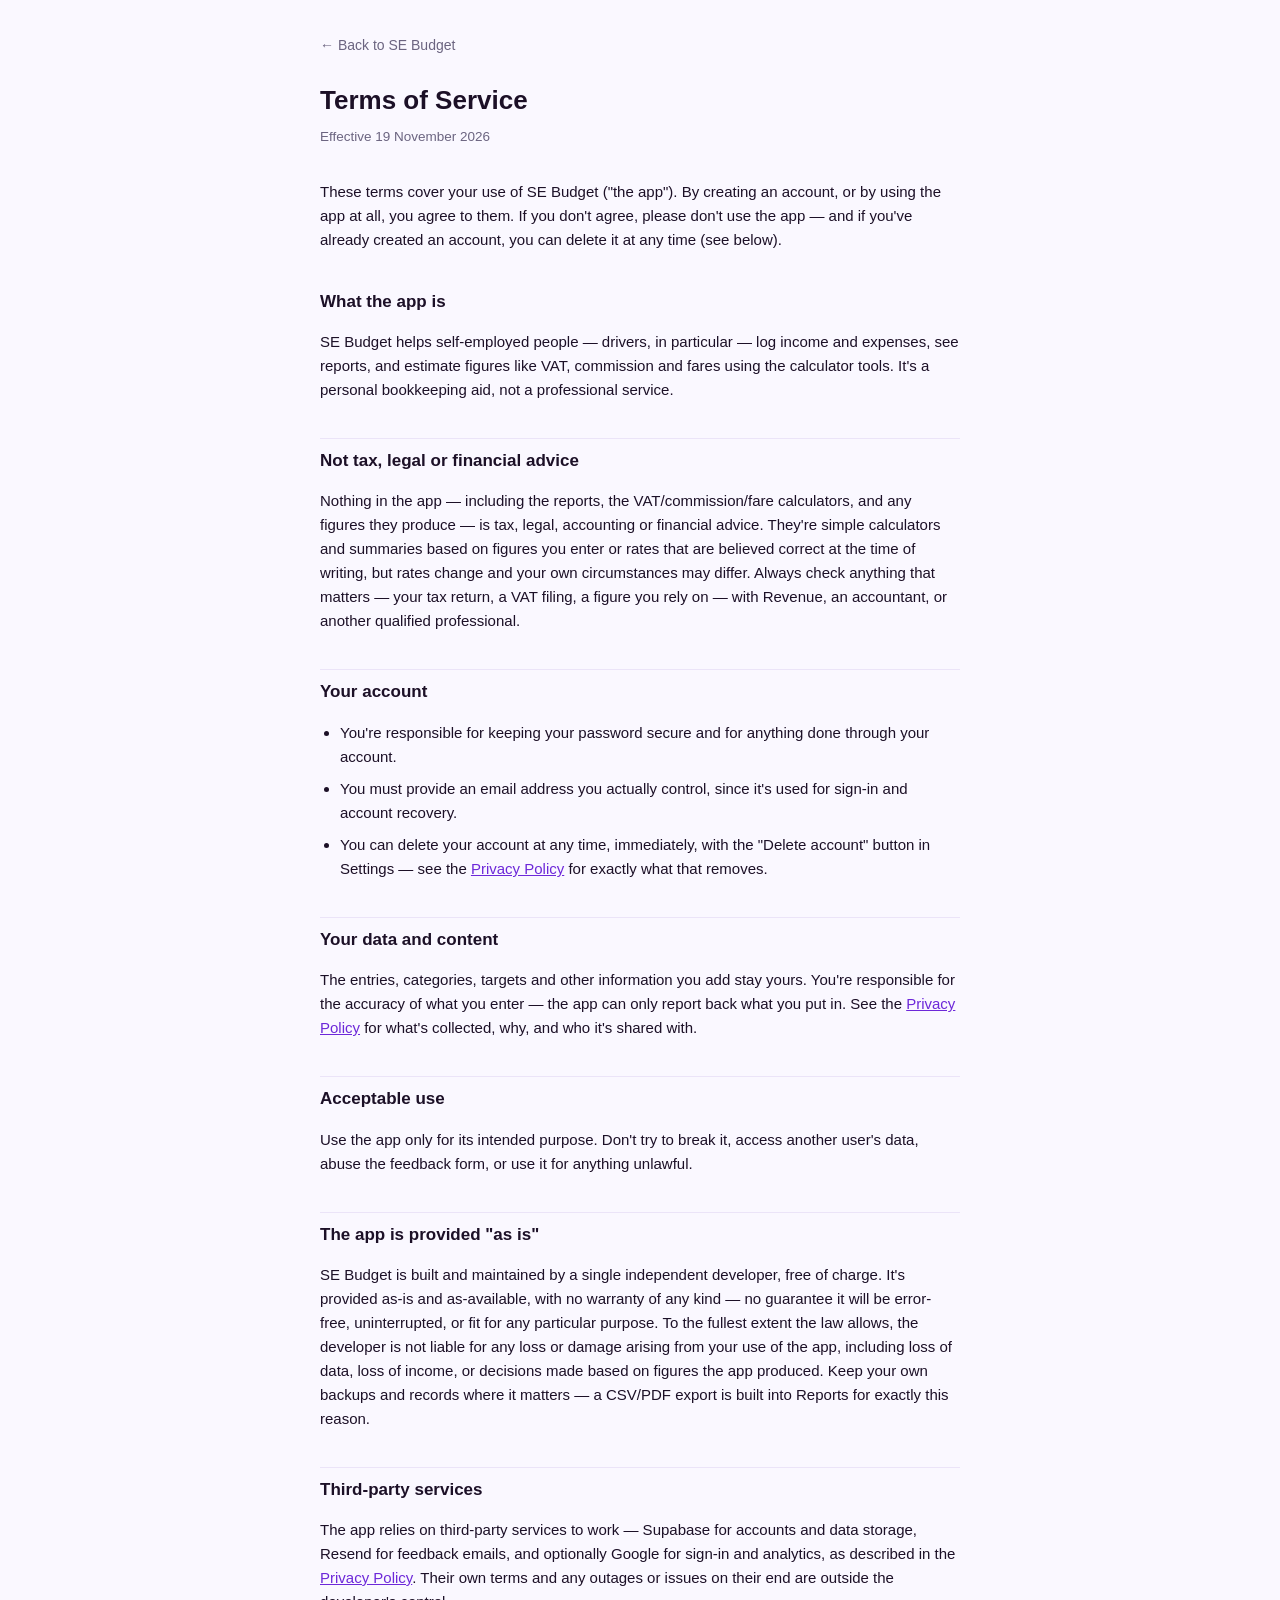
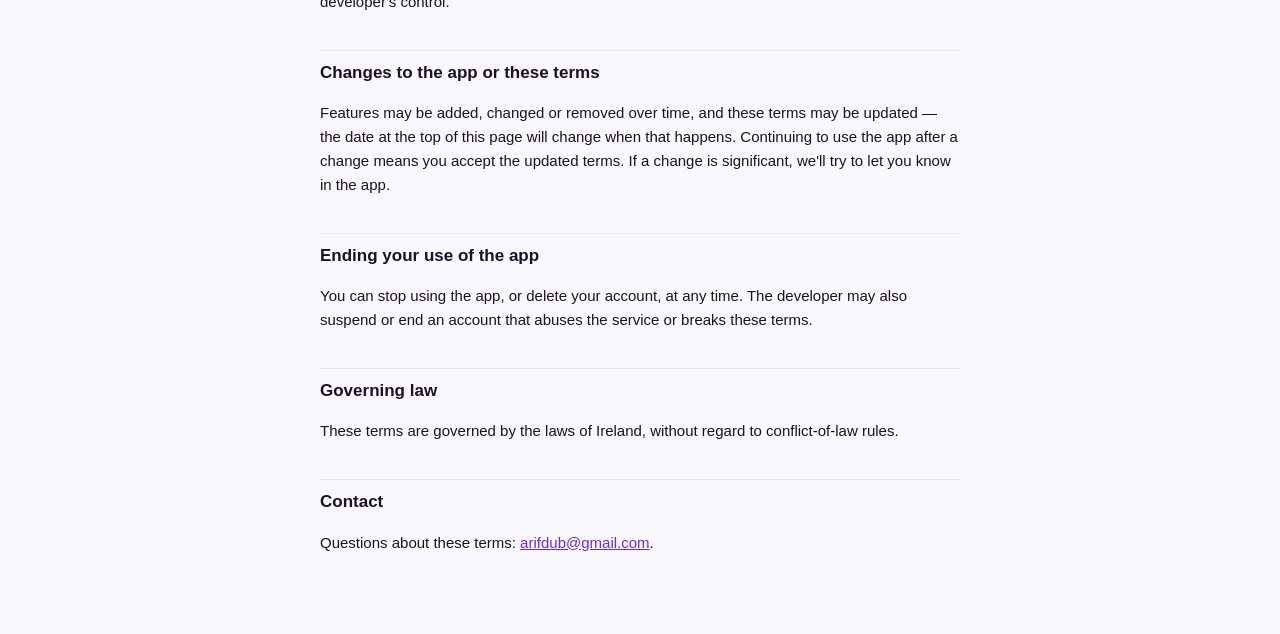
<file: terms.html>
<!DOCTYPE html>
<html lang="en">
<head>
<meta charset="UTF-8">
<meta name="viewport" content="width=device-width, initial-scale=1">
<title>Terms of Service — SE Budget</title>
<meta name="description" content="Terms of service for SE Budget — what you can expect from the app, and what's expected of you.">
<meta name="robots" content="index, follow">
<style>
  :root{
    --bg:#121A2F; --surf:#1A2340; --line:#2A3559;
    --txt:#FFFFFF; --mut:#9AA6C4; --acc:#FFB020;
  }
  @media (prefers-color-scheme: light){
    :root{
      --bg:#FAF8FF; --surf:#FFFFFF; --line:#EBE4F8;
      --txt:#1C1027; --mut:#6B6480; --acc:#6D28D9;
    }
  }
  *{box-sizing:border-box}
  body{
    margin:0; background:var(--bg); color:var(--txt);
    font-family:-apple-system,BlinkMacSystemFont,"Segoe UI",Roboto,sans-serif;
    line-height:1.6;
  }
  .wrap{max-width:680px; margin:0 auto; padding:32px 20px 64px}
  h1{font-size:26px; margin:0 0 4px}
  .updated{color:var(--mut); font-size:13.5px; margin:0 0 32px}
  h2{font-size:17px; margin:36px 0 10px; padding-top:8px; border-top:1px solid var(--line)}
  h2:first-of-type{border-top:0; padding-top:0}
  p, li{color:var(--txt); font-size:15px}
  ul{padding-left:20px}
  li{margin-bottom:8px}
  a{color:var(--acc)}
  .card{background:var(--surf); border:1px solid var(--line); border-radius:14px; padding:16px 18px; margin:20px 0}
  .back{display:inline-block; margin-bottom:24px; color:var(--mut); text-decoration:none; font-size:14px}
  .back:hover{color:var(--acc)}
</style>
</head>
<body>
  <div class="wrap">
    <a class="back" href="/">&larr; Back to SE Budget</a>
    <h1>Terms of Service</h1>
    <p class="updated">Effective 19 November 2026</p>

    <p>These terms cover your use of SE Budget ("the app"). By creating an account, or by using the app at all, you agree to them. If you don't agree, please don't use the app — and if you've already created an account, you can delete it at any time (see below).</p>

    <h2>What the app is</h2>
    <p>SE Budget helps self-employed people — drivers, in particular — log income and expenses, see reports, and estimate figures like VAT, commission and fares using the calculator tools. It's a personal bookkeeping aid, not a professional service.</p>

    <h2>Not tax, legal or financial advice</h2>
    <p>Nothing in the app — including the reports, the VAT/commission/fare calculators, and any figures they produce — is tax, legal, accounting or financial advice. They're simple calculators and summaries based on figures you enter or rates that are believed correct at the time of writing, but rates change and your own circumstances may differ. Always check anything that matters — your tax return, a VAT filing, a figure you rely on — with Revenue, an accountant, or another qualified professional.</p>

    <h2>Your account</h2>
    <ul>
      <li>You're responsible for keeping your password secure and for anything done through your account.</li>
      <li>You must provide an email address you actually control, since it's used for sign-in and account recovery.</li>
      <li>You can delete your account at any time, immediately, with the "Delete account" button in Settings — see the <a href="/privacy.html">Privacy Policy</a> for exactly what that removes.</li>
    </ul>

    <h2>Your data and content</h2>
    <p>The entries, categories, targets and other information you add stay yours. You're responsible for the accuracy of what you enter — the app can only report back what you put in. See the <a href="/privacy.html">Privacy Policy</a> for what's collected, why, and who it's shared with.</p>

    <h2>Acceptable use</h2>
    <p>Use the app only for its intended purpose. Don't try to break it, access another user's data, abuse the feedback form, or use it for anything unlawful.</p>

    <h2>The app is provided "as is"</h2>
    <p>SE Budget is built and maintained by a single independent developer, free of charge. It's provided as-is and as-available, with no warranty of any kind — no guarantee it will be error-free, uninterrupted, or fit for any particular purpose. To the fullest extent the law allows, the developer is not liable for any loss or damage arising from your use of the app, including loss of data, loss of income, or decisions made based on figures the app produced. Keep your own backups and records where it matters — a CSV/PDF export is built into Reports for exactly this reason.</p>

    <h2>Third-party services</h2>
    <p>The app relies on third-party services to work — Supabase for accounts and data storage, Resend for feedback emails, and optionally Google for sign-in and analytics, as described in the <a href="/privacy.html">Privacy Policy</a>. Their own terms and any outages or issues on their end are outside the developer's control.</p>

    <h2>Changes to the app or these terms</h2>
    <p>Features may be added, changed or removed over time, and these terms may be updated — the date at the top of this page will change when that happens. Continuing to use the app after a change means you accept the updated terms. If a change is significant, we'll try to let you know in the app.</p>

    <h2>Ending your use of the app</h2>
    <p>You can stop using the app, or delete your account, at any time. The developer may also suspend or end an account that abuses the service or breaks these terms.</p>

    <h2>Governing law</h2>
    <p>These terms are governed by the laws of Ireland, without regard to conflict-of-law rules.</p>

    <h2>Contact</h2>
    <p>Questions about these terms: <a href="mailto:arifdub@gmail.com">arifdub@gmail.com</a>.</p>
  </div>
  <script src="/visit.js"></script>
</body>
</html>
</file>
